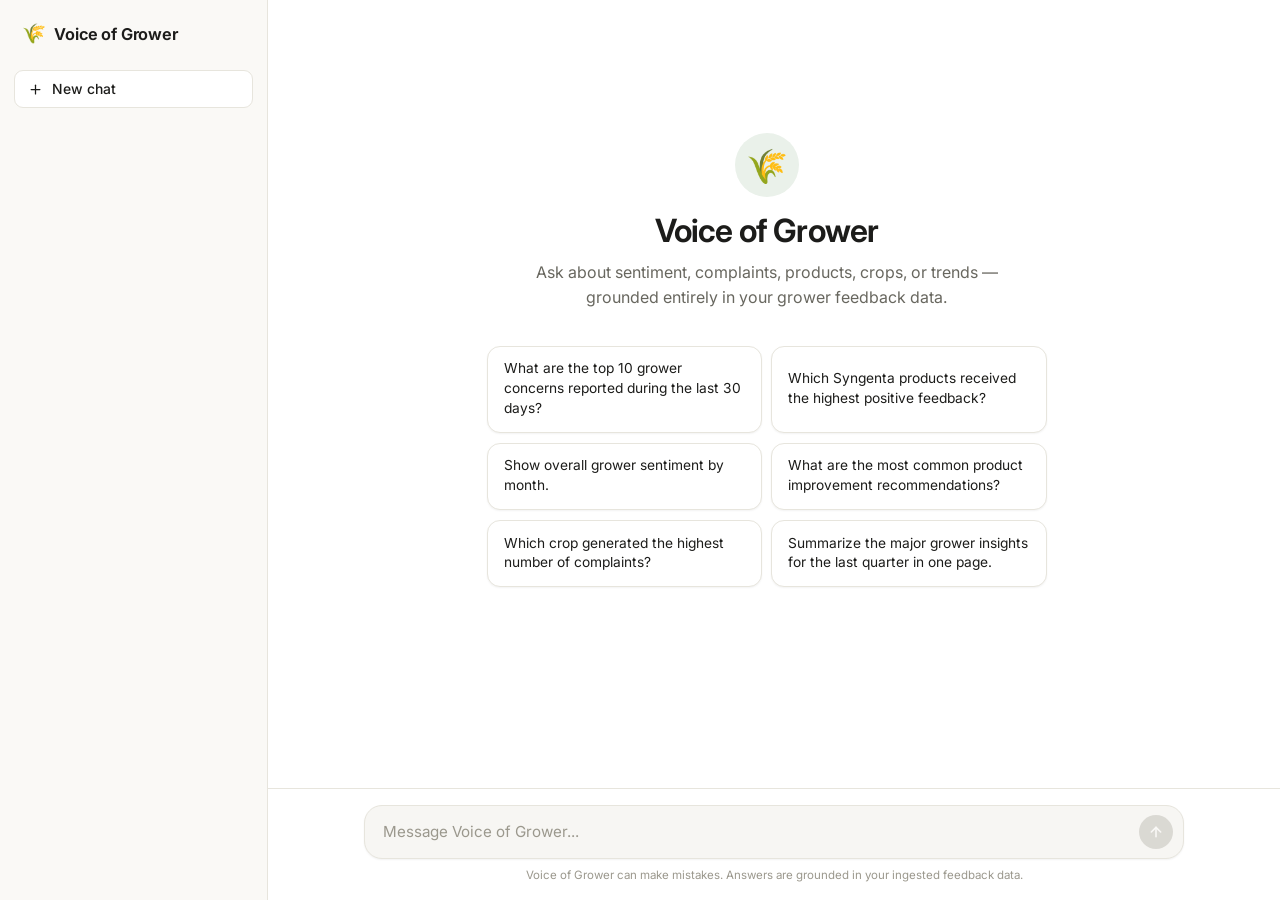
<file: public/index.html>
<!doctype html>
<html lang="en">
<head>
  <meta charset="utf-8">
  <meta name="viewport" content="width=device-width, initial-scale=1">
  <title>Voice of Grower</title>
  <link rel="icon" href="data:image/svg+xml,%3Csvg xmlns='http://www.w3.org/2000/svg' viewBox='0 0 100 100'%3E%3Ctext y='.9em' font-size='90'%3E%F0%9F%8C%BE%3C/text%3E%3C/svg%3E">
  <link rel="preconnect" href="https://fonts.googleapis.com">
  <link rel="preconnect" href="https://fonts.gstatic.com" crossorigin>
  <link href="https://fonts.googleapis.com/css2?family=Inter:wght@400;500;600;650;700&display=swap" rel="stylesheet">
  <link rel="stylesheet" href="/static/style.css">
  <script src="/static/vendor/chart.umd.min.js"></script>
  <script src="/static/vendor/marked.min.js"></script>
  <script src="/static/vendor/purify.min.js"></script>
</head>
<body>
  <div class="app" id="app">
    <div class="sidebar-scrim" id="sidebar-scrim"></div>
    <aside class="sidebar" id="sidebar">
      <a href="/" class="wordmark"><span class="wordmark-mark">🌾</span> Voice of Grower</a>

      <button class="new-chat-btn" id="new-chat-btn" type="button">
        <svg width="15" height="15" viewBox="0 0 24 24" fill="none" stroke="currentColor" stroke-width="2" stroke-linecap="round"><line x1="12" y1="5" x2="12" y2="19"></line><line x1="5" y1="12" x2="19" y2="12"></line></svg>
        New chat
      </button>

      <div class="sidebar-spacer"></div>

    </aside>

    <div class="main-col">
      <header class="mobile-topbar">
        <button id="sidebar-toggle" class="icon-btn" aria-label="Open menu" type="button">
          <svg width="18" height="18" viewBox="0 0 24 24" fill="none" stroke="currentColor" stroke-width="2" stroke-linecap="round"><line x1="3" y1="6" x2="21" y2="6"></line><line x1="3" y1="12" x2="21" y2="12"></line><line x1="3" y1="18" x2="21" y2="18"></line></svg>
        </button>
        <span class="wordmark small"><span class="wordmark-mark">🌾</span> Voice of Grower</span>
      </header>

      <div class="scroll-area" id="scroll-area">
        <div class="content-col">
          <section id="welcome" class="welcome">
            <div class="welcome-mark">🌾</div>
            <h1>Voice of Grower</h1>
            <p class="welcome-sub">Ask about sentiment, complaints, products, crops, or trends — grounded entirely in your grower feedback data.</p>

            <div class="suggestions" id="suggestions-box">
              <!-- Static copy, deliberately: the page is served straight from
                   the CDN, and waking a Python function just to render six
                   buttons would put a cold start in front of every visit. -->
              <div class="prompt-grid">
                <button class="prompt-card" type="button">What are the top 10 grower concerns reported during the last 30 days?</button>
                <button class="prompt-card" type="button">Which Syngenta products received the highest positive feedback?</button>
                <button class="prompt-card" type="button">Show overall grower sentiment by month.</button>
                <button class="prompt-card" type="button">What are the most common product improvement recommendations?</button>
                <button class="prompt-card" type="button">Which crop generated the highest number of complaints?</button>
                <button class="prompt-card" type="button">Summarize the major grower insights for the last quarter in one page.</button>
              </div>
            </div>
          </section>

          <div id="chat-log" class="chat-log" role="log" aria-live="polite" aria-atomic="false"></div>
        </div>
      </div>

      <div class="composer-wrap">
        <div class="content-col">
          <form id="chat-form" class="composer">
            <label for="chat-input" class="sr-only">Message Voice of Grower</label>
            <textarea id="chat-input" rows="1" autocomplete="off" maxlength="500" placeholder="Message Voice of Grower..."></textarea>
            <button type="button" id="stop-btn" aria-label="Stop generating" hidden>
              <svg width="14" height="14" viewBox="0 0 24 24" fill="currentColor"><rect x="6" y="6" width="12" height="12" rx="2"></rect></svg>
            </button>
            <button type="submit" id="send-btn" aria-label="Send" disabled>
              <svg width="16" height="16" viewBox="0 0 24 24" fill="none" stroke="currentColor" stroke-width="2.4" stroke-linecap="round" stroke-linejoin="round"><line x1="12" y1="19" x2="12" y2="5"></line><polyline points="5 12 12 5 19 12"></polyline></svg>
            </button>
          </form>
          <div class="composer-footnote">Voice of Grower can make mistakes. Answers are grounded in your ingested feedback data.</div>
        </div>
      </div>
    </div>
  </div>

  <script src="/static/app.js"></script>
</body>
</html>
</file>
<file: static/style.css>
:root {
  --bg: #ffffff;
  --bg-raised: #f7f6f3;
  --bg-hover: #efeee9;
  --sidebar-bg: #faf9f6;
  --text: #1c1c1a;
  --text-muted: #68675f;
  --text-faint: #9b988d;
  --border: #e7e5dd;
  --accent: #3f6b3f;
  --accent-soft: #eaf1ea;
  --accent-text: #ffffff;
  --user-bubble: #f0efe9;
  --shadow-sm: 0 1px 2px rgba(20, 20, 15, 0.05);
  --shadow-lg: 0 12px 32px rgba(20, 20, 15, 0.08), 0 2px 8px rgba(20, 20, 15, 0.04);
  --radius-lg: 18px;
  --radius-md: 13px;
  --radius-sm: 9px;
  --font: "Inter", -apple-system, BlinkMacSystemFont, "Segoe UI", Roboto, Helvetica, Arial, sans-serif;
}

@media (prefers-color-scheme: dark) {
  :root {
    --bg: #1a1a18;
    --bg-raised: #232320;
    --bg-hover: #2b2b27;
    --sidebar-bg: #151513;
    --text: #ececea;
    --text-muted: #a5a49c;
    --text-faint: #6f6e66;
    --border: #302f2a;
    --accent: #7fc281;
    --accent-soft: #223126;
    --accent-text: #10180f;
    --user-bubble: #292925;
    --shadow-sm: 0 1px 2px rgba(0, 0, 0, 0.3);
    --shadow-lg: 0 16px 40px rgba(0, 0, 0, 0.45), 0 2px 8px rgba(0, 0, 0, 0.3);
  }
}

* { box-sizing: border-box; }

html, body {
  height: 100%;
  margin: 0;
  overflow: hidden;
}

body {
  font-family: var(--font);
  background: var(--bg);
  color: var(--text);
  -webkit-font-smoothing: antialiased;
  font-size: 15px;
}

a { color: inherit; }
button { font-family: inherit; }

/* ── App shell: sidebar + main column, both full height, no page scroll ── */
.app {
  display: flex;
  height: 100vh;
  width: 100vw;
}

.sidebar {
  width: 268px;
  flex-shrink: 0;
  background: var(--sidebar-bg);
  border-right: 1px solid var(--border);
  display: flex;
  flex-direction: column;
  padding: 1.1rem 0.9rem;
  gap: 0.25rem;
}
.sidebar .wordmark {
  font-weight: 650;
  font-size: 1.02rem;
  letter-spacing: -0.01em;
  text-decoration: none;
  display: flex;
  align-items: center;
  gap: 0.5rem;
  color: var(--text);
  padding: 0.4rem 0.5rem 1.4rem;
}
.wordmark-mark { font-size: 1.2rem; line-height: 1; }

.new-chat-btn {
  display: flex;
  align-items: center;
  gap: 0.55rem;
  width: 100%;
  padding: 0.62rem 0.8rem;
  border-radius: var(--radius-sm);
  border: 1px solid var(--border);
  background: var(--bg);
  color: var(--text);
  font-size: 0.87rem;
  font-weight: 500;
  cursor: pointer;
  transition: background 0.15s, border-color 0.15s;
}
.new-chat-btn:hover { background: var(--bg-hover); border-color: var(--text-faint); }

.sidebar-spacer { flex: 1; }

.sidebar-link {
  display: flex;
  align-items: center;
  gap: 0.55rem;
  padding: 0.55rem 0.8rem;
  border-radius: var(--radius-sm);
  color: var(--text-muted);
  text-decoration: none;
  font-size: 0.85rem;
  transition: background 0.15s, color 0.15s;
}
.sidebar-link:hover { background: var(--bg-hover); color: var(--text); }

.sidebar-scrim { display: none; }

/* ── Mobile top bar (hidden on desktop) ── */
.mobile-topbar {
  display: none;
  align-items: center;
  gap: 0.8rem;
  padding: 0.8rem 1.1rem;
  border-bottom: 1px solid var(--border);
  flex-shrink: 0;
}
.mobile-topbar .wordmark.small { font-weight: 650; font-size: 0.98rem; display: flex; align-items: center; gap: 0.45rem; }
.icon-btn {
  display: flex;
  align-items: center;
  justify-content: center;
  width: 34px;
  height: 34px;
  border-radius: 999px;
  border: none;
  background: transparent;
  color: var(--text-muted);
  cursor: pointer;
}
.icon-btn:hover { background: var(--bg-hover); color: var(--text); }

/* ── Main column ── */
.main-col {
  flex: 1;
  min-width: 0;
  display: flex;
  flex-direction: column;
  height: 100vh;
}

.scroll-area {
  flex: 1;
  overflow-y: auto;
  scrollbar-gutter: stable;
}

.content-col {
  max-width: 900px;
  margin: 0 auto;
  padding: 0 2.5rem;
  min-height: 100%;
  display: flex;
  flex-direction: column;
}

/* ── Welcome / empty state ── */
.welcome {
  flex: 1;
  display: flex;
  flex-direction: column;
  align-items: center;
  justify-content: center;
  text-align: center;
  padding: 2.5rem 0;
}
.welcome.collapsed { display: none; }
.welcome-mark {
  font-size: 2.1rem;
  margin-bottom: 0.9rem;
  width: 64px;
  height: 64px;
  display: flex;
  align-items: center;
  justify-content: center;
  border-radius: 999px;
  background: var(--accent-soft);
}
.welcome h1 {
  font-size: 2rem;
  font-weight: 650;
  letter-spacing: -0.025em;
  margin: 0 0 0.6rem;
}
.welcome-sub {
  color: var(--text-muted);
  font-size: 1rem;
  max-width: 480px;
  margin: 0 0 2.25rem;
  line-height: 1.55;
}

/* ── Suggested prompts ── */
.suggestions { width: 100%; max-width: 560px; }
.prompt-grid {
  display: grid;
  grid-template-columns: 1fr 1fr;
  gap: 0.6rem;
}
.prompt-card {
  text-align: left;
  border: 1px solid var(--border);
  background: var(--bg);
  border-radius: var(--radius-md);
  padding: 0.8rem 1rem;
  font-size: 0.86rem;
  color: var(--text);
  cursor: pointer;
  transition: all 0.15s;
  line-height: 1.45;
  box-shadow: var(--shadow-sm);
}
.prompt-card:hover { background: var(--bg-raised); border-color: var(--text-faint); transform: translateY(-1px); box-shadow: var(--shadow-lg); }

@media (max-width: 640px) {
  .prompt-grid { grid-template-columns: 1fr; }
}

/* ── Chat log ── */
.chat-log {
  display: flex;
  flex-direction: column;
  gap: 1.75rem;
  padding: 1.75rem 0 2.5rem;
}

.msg { display: flex; flex-direction: column; gap: 0.45rem; }
.msg.user { align-items: flex-end; }
.msg.assistant { align-items: flex-start; }

.msg.user .msg-body {
  background: var(--user-bubble);
  border-radius: var(--radius-lg);
  padding: 0.7rem 1.05rem;
  max-width: 75%;
  font-size: 0.95rem;
  line-height: 1.55;
  white-space: pre-wrap;
}

.msg.assistant .msg-body {
  font-size: 0.95rem;
  line-height: 1.68;
  max-width: 100%;
}
.msg.assistant .msg-body p { margin: 0 0 0.75rem; }
.msg.assistant .msg-body p:last-child { margin-bottom: 0; }
.msg.assistant .msg-body ul, .msg.assistant .msg-body ol { padding-left: 1.3rem; margin: 0 0 0.75rem; }
.msg.assistant .msg-body strong { font-weight: 650; }
.msg.assistant .msg-body table { border-collapse: collapse; width: 100%; margin: 0.6rem 0 1rem; font-size: 0.87rem; }
.msg.assistant .msg-body th, .msg.assistant .msg-body td { border: 1px solid var(--border); padding: 0.45rem 0.7rem; text-align: left; }
.msg.assistant .msg-body th { background: var(--bg-raised); font-weight: 600; }

.badge {
  display: inline-flex;
  align-items: center;
  gap: 0.35rem;
  font-size: 0.72rem;
  font-weight: 650;
  letter-spacing: 0.03em;
  color: var(--accent);
  text-transform: uppercase;
}

.spinner-row {
  display: flex;
  align-items: center;
  gap: 0.6rem;
  color: var(--text-muted);
  font-size: 0.9rem;
  padding: 0.3rem 0;
}
.spinner {
  width: 15px; height: 15px; border-radius: 50%;
  border: 2px solid var(--border); border-top-color: var(--accent);
  animation: spin 0.8s linear infinite;
  flex-shrink: 0;
}
@keyframes spin { to { transform: rotate(360deg); } }
.cursor-blink { display: inline-block; width: 2px; height: 1em; background: var(--text-muted); vertical-align: text-bottom; animation: blink 1s step-start infinite; margin-left: 1px; }
@keyframes blink { 50% { opacity: 0; } }

/* ── Chart & downloads ── */
.chart-wrap {
  max-width: 620px;
  width: 100%;
  margin: 0.7rem 0;
  background: var(--bg-raised);
  border-radius: var(--radius-md);
  padding: 1.1rem;
  border: 1px solid var(--border);
}

.downloads { display: flex; gap: 0.5rem; margin-top: 0.5rem; flex-wrap: wrap; }
.dl-btn {
  display: inline-flex;
  align-items: center;
  gap: 0.35rem;
  text-decoration: none;
  background: var(--bg);
  border: 1px solid var(--border);
  border-radius: 999px;
  padding: 0.38rem 0.85rem;
  font-size: 0.8rem;
  font-weight: 500;
  color: var(--text-muted);
  transition: all 0.15s;
}
.dl-btn:hover { background: var(--bg-hover); color: var(--text); border-color: var(--text-faint); }

/* ── Follow-up suggestion chips ── */
.followups { display: flex; gap: 0.5rem; margin-top: 0.75rem; flex-wrap: wrap; }
.followup-chip {
  text-align: left;
  background: var(--bg);
  border: 1px solid var(--border);
  border-radius: 999px;
  padding: 0.42rem 0.9rem;
  font-size: 0.8rem;
  font-weight: 500;
  color: var(--accent);
  cursor: pointer;
  transition: all 0.15s;
}
.followup-chip:hover { background: var(--accent-soft); border-color: var(--accent); }

/* ── Composer ── */
.composer-wrap {
  flex-shrink: 0;
  border-top: 1px solid var(--border);
  background: var(--bg);
  padding: 1rem 0 1.1rem;
}
.composer-wrap .content-col { min-height: 0; padding: 0 2.5rem; }
.composer {
  width: 100%;
  display: flex;
  align-items: flex-end;
  gap: 0.5rem;
  background: var(--bg-raised);
  border: 1px solid var(--border);
  border-radius: var(--radius-lg);
  box-shadow: var(--shadow-sm);
  padding: 0.55rem 0.6rem 0.55rem 1.15rem;
  transition: border-color 0.15s, box-shadow 0.15s;
}
.composer:focus-within { border-color: var(--accent); box-shadow: var(--shadow-lg); }
#chat-input {
  flex: 1;
  border: none;
  outline: none;
  resize: none;
  background: transparent;
  color: var(--text);
  font-family: inherit;
  font-size: 0.95rem;
  line-height: 1.5;
  max-height: 200px;
  padding: 0.35rem 0;
}
#chat-input::placeholder { color: var(--text-faint); }
#send-btn {
  flex-shrink: 0;
  width: 34px;
  height: 34px;
  border-radius: 999px;
  border: none;
  background: var(--accent);
  color: var(--accent-text);
  display: flex;
  align-items: center;
  justify-content: center;
  cursor: pointer;
  transition: opacity 0.15s, transform 0.1s;
}
#send-btn:disabled { opacity: 0.3; cursor: default; background: var(--text-faint); }
#send-btn:not(:disabled):hover { opacity: 0.85; }
#send-btn:not(:disabled):active { transform: scale(0.94); }

#stop-btn {
  flex-shrink: 0;
  width: 34px;
  height: 34px;
  border-radius: 999px;
  border: 1px solid var(--border);
  background: var(--bg);
  color: var(--text-muted);
  display: flex;
  align-items: center;
  justify-content: center;
  cursor: pointer;
  transition: all 0.15s;
}
#stop-btn[hidden] { display: none; }
#stop-btn:hover { color: var(--text); border-color: var(--text-faint); }

/* Error note appended below a partial answer, so streamed text survives. */
.msg-error {
  margin-top: 0.6rem;
  font-size: 0.85rem;
  color: var(--text-muted);
  border-left: 2px solid var(--text-faint);
  padding-left: 0.7rem;
}

.sr-only {
  position: absolute;
  width: 1px; height: 1px;
  padding: 0; margin: -1px;
  overflow: hidden;
  clip: rect(0 0 0 0);
  white-space: nowrap;
  border: 0;
}

:focus-visible { outline: 2px solid var(--accent); outline-offset: 2px; }

@media (prefers-reduced-motion: reduce) {
  * { animation-duration: 0.01ms !important; transition-duration: 0.01ms !important; }
}

.composer-footnote {
  font-size: 0.72rem;
  color: var(--text-faint);
  margin-top: 0.6rem;
  text-align: center;
}

/* ── Admin ── */
.admin-shell {
  display: flex;
  align-items: center;
  justify-content: center;
  padding: 2rem 1.25rem;
  height: calc(100vh - 57px);
  overflow-y: auto;
}
.admin-card {
  width: 100%;
  max-width: 400px;
  background: var(--bg);
  border: 1px solid var(--border);
  border-radius: var(--radius-lg);
  padding: 2rem;
  box-shadow: var(--shadow-lg);
}
.admin-card h2 { margin: 0 0 1.25rem; font-size: 1.15rem; font-weight: 650; letter-spacing: -0.01em; }
.admin-card label { font-size: 0.85rem; color: var(--text-muted); display: block; margin-bottom: 0.4rem; }
.admin-card input[type="password"], .admin-card input[type="file"] {
  width: 100%;
  padding: 0.65rem 0.85rem;
  border: 1px solid var(--border);
  border-radius: var(--radius-sm);
  margin-bottom: 1.1rem;
  font-family: inherit;
  font-size: 0.9rem;
  background: var(--bg);
  color: var(--text);
}
.admin-card button {
  background: var(--accent);
  color: var(--accent-text);
  border: none;
  padding: 0.65rem 1.1rem;
  border-radius: 999px;
  cursor: pointer;
  font-size: 0.9rem;
  font-weight: 550;
  transition: opacity 0.15s;
}
.admin-card button:hover { opacity: 0.85; }
.admin-card .danger { background: transparent; color: #b34848; border: 1px solid var(--border); }
.status-line { font-size: 0.85rem; margin-top: 0.9rem; }
.error-text { color: #b34848; }
.success-text { color: var(--accent); }
.admin-status { color: var(--text-muted); font-size: 0.85rem; margin: 0 0 1.25rem; }
.feedback-log-list {
  list-style: none;
  margin: 0;
  padding: 0;
  max-height: 260px;
  overflow-y: auto;
  display: flex;
  flex-direction: column;
  gap: 0.6rem;
}
.feedback-log-list li {
  font-size: 0.82rem;
  line-height: 1.45;
  color: var(--text);
  border-bottom: 1px solid var(--border);
  padding-bottom: 0.6rem;
}
.feedback-log-time { color: var(--text-muted); font-size: 0.75rem; }
.checkbox-row {
  display: flex;
  align-items: center;
  gap: 0.5rem;
  margin: 0.8rem 0 0.4rem;
  font-size: 0.85rem;
  cursor: pointer;
}
.checkbox-row input { width: auto; margin: 0; }
.admin-hint {
  font-size: 0.78rem;
  color: var(--text-muted);
  line-height: 1.5;
  margin: 0 0 1rem;
}
#ingest-report { margin-top: 0.8rem; }
.admin-topbar {
  padding: 0.8rem 1.1rem;
  border-bottom: 1px solid var(--border);
}
.admin-topbar .wordmark { text-decoration: none; font-weight: 650; display: inline-flex; align-items: center; gap: 0.5rem; }

/* ── Responsive: collapse sidebar behind a toggle below 880px ── */
@media (max-width: 880px) {
  .sidebar {
    position: fixed;
    top: 0;
    bottom: 0;
    left: 0;
    z-index: 30;
    transform: translateX(-100%);
    transition: transform 0.2s ease;
    box-shadow: var(--shadow-lg);
  }
  .sidebar.open { transform: translateX(0); }
  .sidebar-scrim {
    display: none;
    position: fixed;
    inset: 0;
    background: rgba(0, 0, 0, 0.3);
    z-index: 25;
  }
  .sidebar-scrim.open { display: block; }
  .mobile-topbar { display: flex; }
  .content-col { padding: 0 1.25rem; }
  .composer-wrap .content-col { padding: 0 1.25rem; }
  .welcome h1 { font-size: 1.6rem; }
}
</file>
